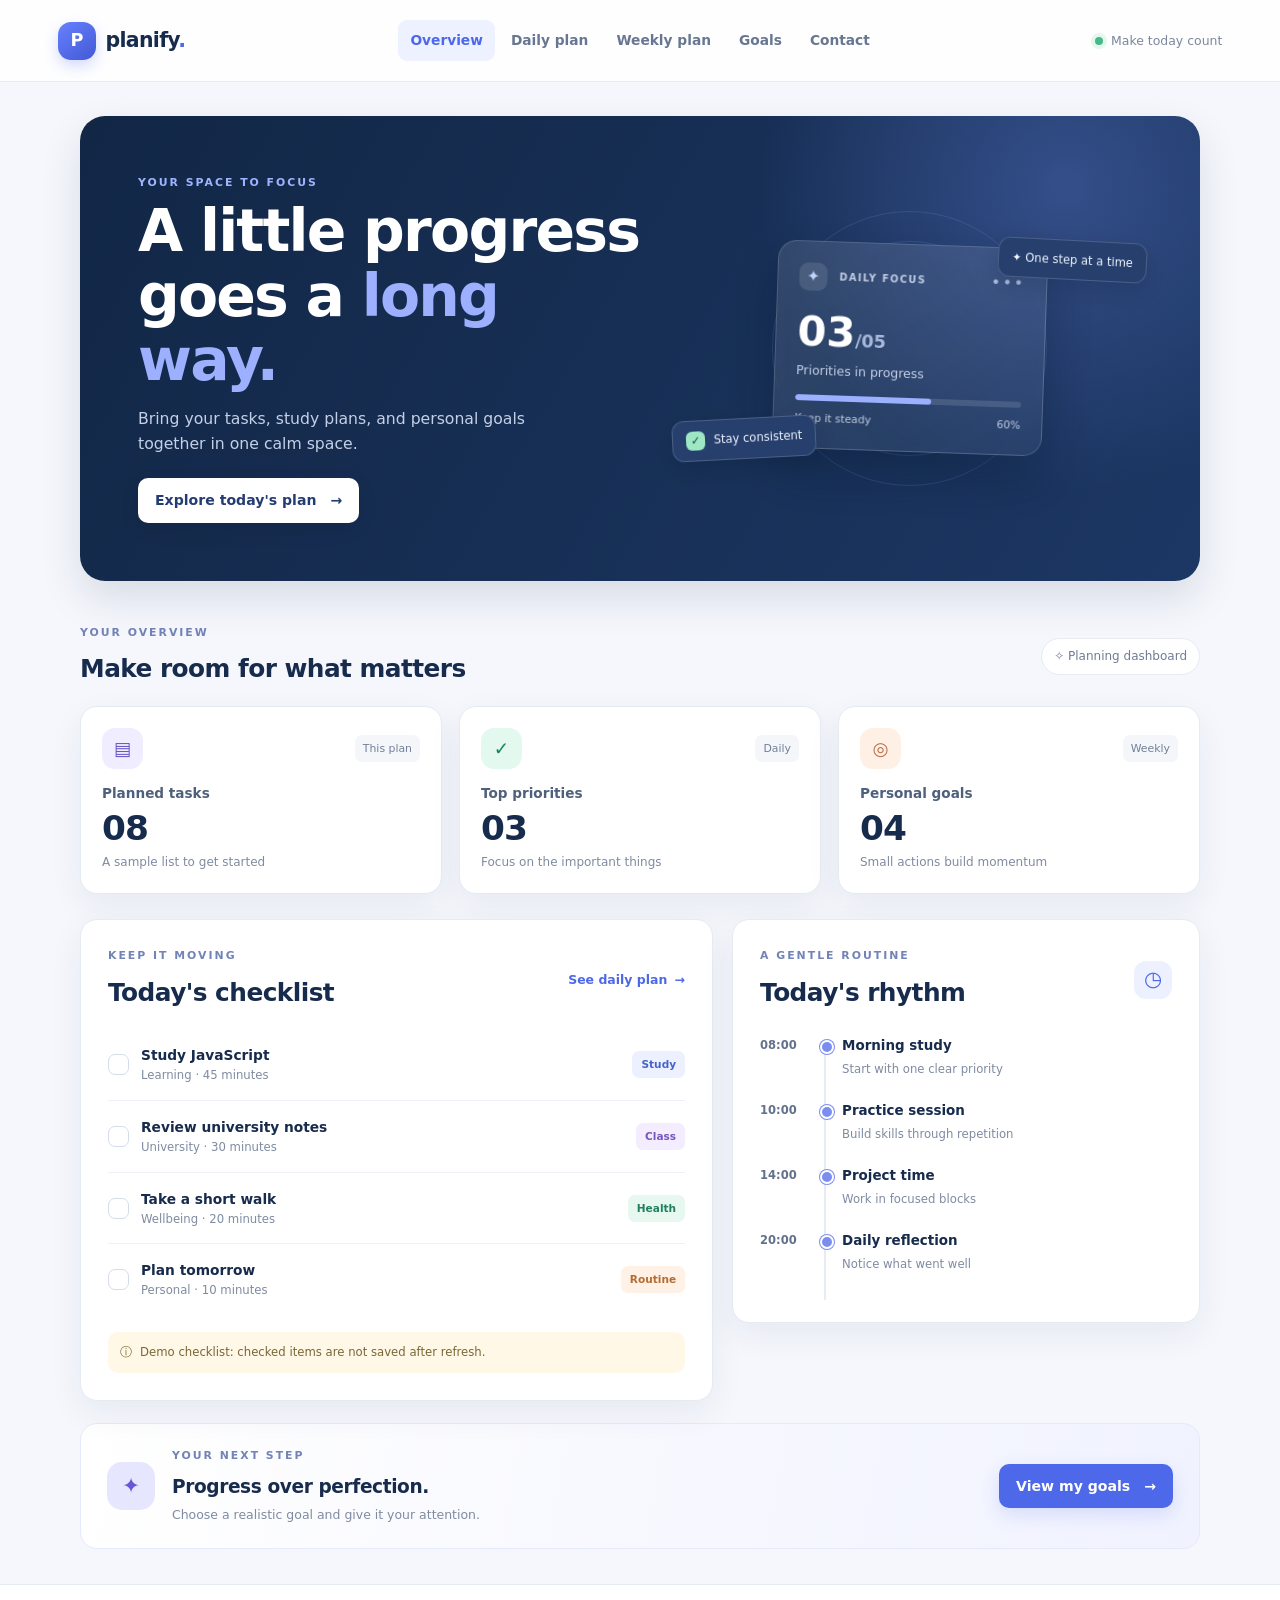
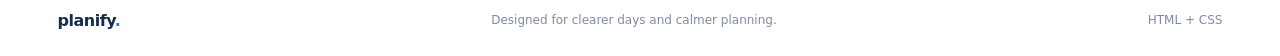
<file: index.html>
<!DOCTYPE html>
<html lang="en">
<head>
  <meta charset="UTF-8">
  <meta name="viewport" content="width=device-width, initial-scale=1.0">
  <meta name="description" content="Planify personal planning dashboard">
  <title>Planify — Dashboard</title>
  <link rel="stylesheet" href="style.css">
</head>
<body>
  <header class="site-header">
    <a class="brand" href="index.html" aria-label="Planify home"><span class="brand-mark">P</span><span>planify<span class="brand-dot">.</span></span></a>
    <nav class="nav" aria-label="Main navigation">
      <a class="nav-link active" aria-current="page" href="index.html">Overview</a>
      <a class="nav-link" href="daily.html">Daily plan</a>
      <a class="nav-link" href="weekly.html">Weekly plan</a>
      <a class="nav-link" href="goals.html">Goals</a>
      <a class="nav-link" href="contact.html">Contact</a>
    </nav>
    <div class="header-note"><span class="status-dot"></span> Make today count</div>
  </header>

  <main class="page-shell">
    <section class="hero">
      <div class="hero-copy">
        <p class="eyebrow eyebrow-light">YOUR SPACE TO FOCUS</p>
        <h1>A little progress<br>goes a <span>long way.</span></h1>
        <p class="hero-text">Bring your tasks, study plans, and personal goals together in one calm space.</p>
        <a class="button button-light" href="daily.html">Explore today's plan <span aria-hidden="true">→</span></a>
      </div>
      <div class="hero-art" aria-hidden="true">
        <div class="orbit orbit-one"></div><div class="orbit orbit-two"></div>
        <div class="focus-card">
          <div class="focus-card-top"><span class="mini-icon">✦</span><span class="tiny-label">DAILY FOCUS</span><span class="focus-dots">•••</span></div>
          <div class="focus-number">03<span>/05</span></div>
          <p>Priorities in progress</p>
          <div class="progress-track"><span style="width:60%"></span></div>
          <div class="focus-foot"><span>Keep it steady</span><span>60%</span></div>
        </div>
        <div class="floating-chip chip-top">✦ One step at a time</div>
        <div class="floating-chip chip-bottom"><span class="chip-check">✓</span> Stay consistent</div>
      </div>
    </section>

    <section class="section-block">
      <div class="section-heading">
        <div><p class="eyebrow">YOUR OVERVIEW</p><h2>Make room for what matters</h2></div>
        <span class="date-pill">✧ Planning dashboard</span>
      </div>
      <div class="stats-grid">
        <article class="stat-card"><div class="stat-top"><span class="stat-icon icon-lilac">▤</span><span class="stat-change">This plan</span></div><p class="stat-label">Planned tasks</p><div class="stat-value">08</div><p class="stat-caption">A sample list to get started</p></article>
        <article class="stat-card"><div class="stat-top"><span class="stat-icon icon-mint">✓</span><span class="stat-change">Daily</span></div><p class="stat-label">Top priorities</p><div class="stat-value">03</div><p class="stat-caption">Focus on the important things</p></article>
        <article class="stat-card"><div class="stat-top"><span class="stat-icon icon-peach">◎</span><span class="stat-change">Weekly</span></div><p class="stat-label">Personal goals</p><div class="stat-value">04</div><p class="stat-caption">Small actions build momentum</p></article>
      </div>
    </section>

    <section class="dashboard-grid">
      <article class="surface task-panel">
        <div class="panel-heading"><div><p class="eyebrow">KEEP IT MOVING</p><h2>Today's checklist</h2></div><a class="inline-link" href="daily.html">See daily plan <span>→</span></a></div>
        <ul class="checklist">
          <li><label class="check-row"><input type="checkbox"><span class="custom-check"></span><span class="task-copy"><strong>Study JavaScript</strong><small>Learning · 45 minutes</small></span></label><span class="category cat-blue">Study</span></li>
          <li><label class="check-row"><input type="checkbox"><span class="custom-check"></span><span class="task-copy"><strong>Review university notes</strong><small>University · 30 minutes</small></span></label><span class="category cat-purple">Class</span></li>
          <li><label class="check-row"><input type="checkbox"><span class="custom-check"></span><span class="task-copy"><strong>Take a short walk</strong><small>Wellbeing · 20 minutes</small></span></label><span class="category cat-green">Health</span></li>
          <li><label class="check-row"><input type="checkbox"><span class="custom-check"></span><span class="task-copy"><strong>Plan tomorrow</strong><small>Personal · 10 minutes</small></span></label><span class="category cat-orange">Routine</span></li>
        </ul>
        <p class="static-note"><span>ⓘ</span> Demo checklist: checked items are not saved after refresh.</p>
      </article>

      <article class="surface schedule-panel">
        <div class="panel-heading"><div><p class="eyebrow">A GENTLE ROUTINE</p><h2>Today's rhythm</h2></div><span class="round-icon">◷</span></div>
        <div class="schedule-list">
          <div class="schedule-item"><span class="schedule-time">08:00</span><span class="schedule-line"></span><div><strong>Morning study</strong><p>Start with one clear priority</p></div></div>
          <div class="schedule-item"><span class="schedule-time">10:00</span><span class="schedule-line"></span><div><strong>Practice session</strong><p>Build skills through repetition</p></div></div>
          <div class="schedule-item"><span class="schedule-time">14:00</span><span class="schedule-line"></span><div><strong>Project time</strong><p>Work in focused blocks</p></div></div>
          <div class="schedule-item"><span class="schedule-time">20:00</span><span class="schedule-line"></span><div><strong>Daily reflection</strong><p>Notice what went well</p></div></div>
        </div>
      </article>
    </section>

    <section class="bottom-banner"><div class="banner-symbol">✦</div><div><p class="eyebrow">YOUR NEXT STEP</p><h2>Progress over perfection.</h2><p>Choose a realistic goal and give it your attention.</p></div><a class="button button-primary" href="goals.html">View my goals <span>→</span></a></section>
  </main>
  <footer class="site-footer"><a class="footer-brand" href="index.html">planify<span class="brand-dot">.</span></a><p>Designed for clearer days and calmer planning.</p><span>HTML + CSS</span></footer>
</body>
</html>
</file>
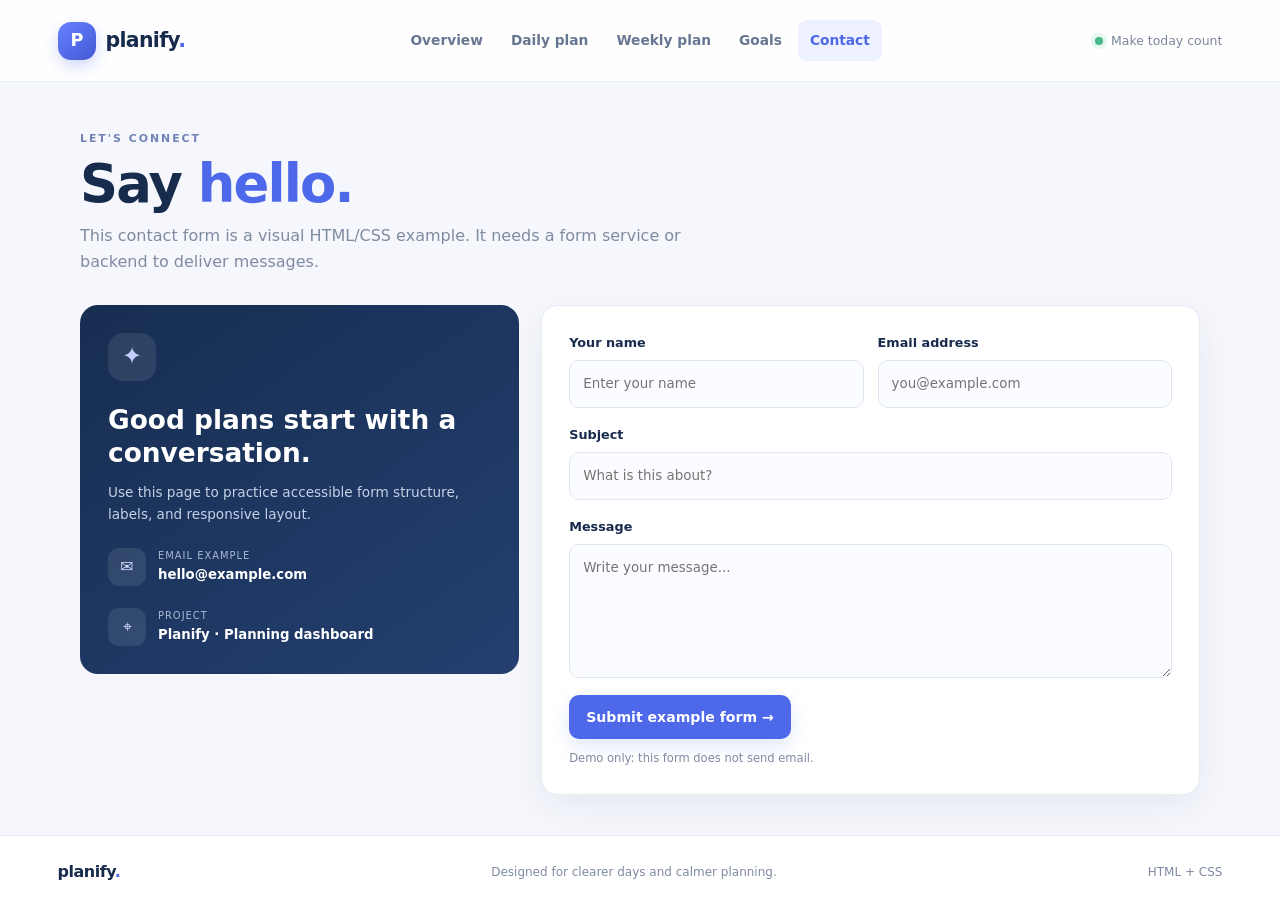
<file: contact.html>
<!DOCTYPE html>
<html lang="en"><head><meta charset="UTF-8"><meta name="viewport" content="width=device-width, initial-scale=1.0"><meta name="description" content="Contact Planify"><title>Contact — Planify</title><link rel="stylesheet" href="style.css"></head>
<body><header class="site-header"><a class="brand" href="index.html"><span class="brand-mark">P</span><span>planify<span class="brand-dot">.</span></span></a><nav class="nav" aria-label="Main navigation"><a class="nav-link" href="index.html">Overview</a><a class="nav-link" href="daily.html">Daily plan</a><a class="nav-link" href="weekly.html">Weekly plan</a><a class="nav-link" href="goals.html">Goals</a><a class="nav-link active" aria-current="page" href="contact.html">Contact</a></nav><div class="header-note"><span class="status-dot"></span> Make today count</div></header>
<main class="page-shell inner-page"><section class="page-intro"><p class="eyebrow">LET'S CONNECT</p><h1>Say <span>hello.</span></h1><p>This contact form is a visual HTML/CSS example. It needs a form service or backend to deliver messages.</p></section>
<section class="contact-layout"><div class="contact-info"><span class="big-spark">✦</span><h2>Good plans start with a conversation.</h2><p>Use this page to practice accessible form structure, labels, and responsive layout.</p><div class="contact-detail"><span class="detail-icon">✉</span><div><small>EMAIL EXAMPLE</small><strong>hello@example.com</strong></div></div><div class="contact-detail"><span class="detail-icon">⌖</span><div><small>PROJECT</small><strong>Planify · Planning dashboard</strong></div></div></div>
<form class="surface contact-form" action="#" method="get"><div class="form-row"><div class="field"><label for="name">Your name</label><input id="name" name="name" type="text" placeholder="Enter your name" required></div><div class="field"><label for="email">Email address</label><input id="email" name="email" type="email" placeholder="you@example.com" required></div></div><div class="field"><label for="subject">Subject</label><input id="subject" name="subject" type="text" placeholder="What is this about?" required></div><div class="field"><label for="message">Message</label><textarea id="message" name="message" rows="5" placeholder="Write your message..." required></textarea></div><button class="button button-primary" type="submit">Submit example form →</button><p class="form-note">Demo only: this form does not send email.</p></form></section></main>
<footer class="site-footer"><a class="footer-brand" href="index.html">planify<span class="brand-dot">.</span></a><p>Designed for clearer days and calmer planning.</p><span>HTML + CSS</span></footer></body></html>
</file>
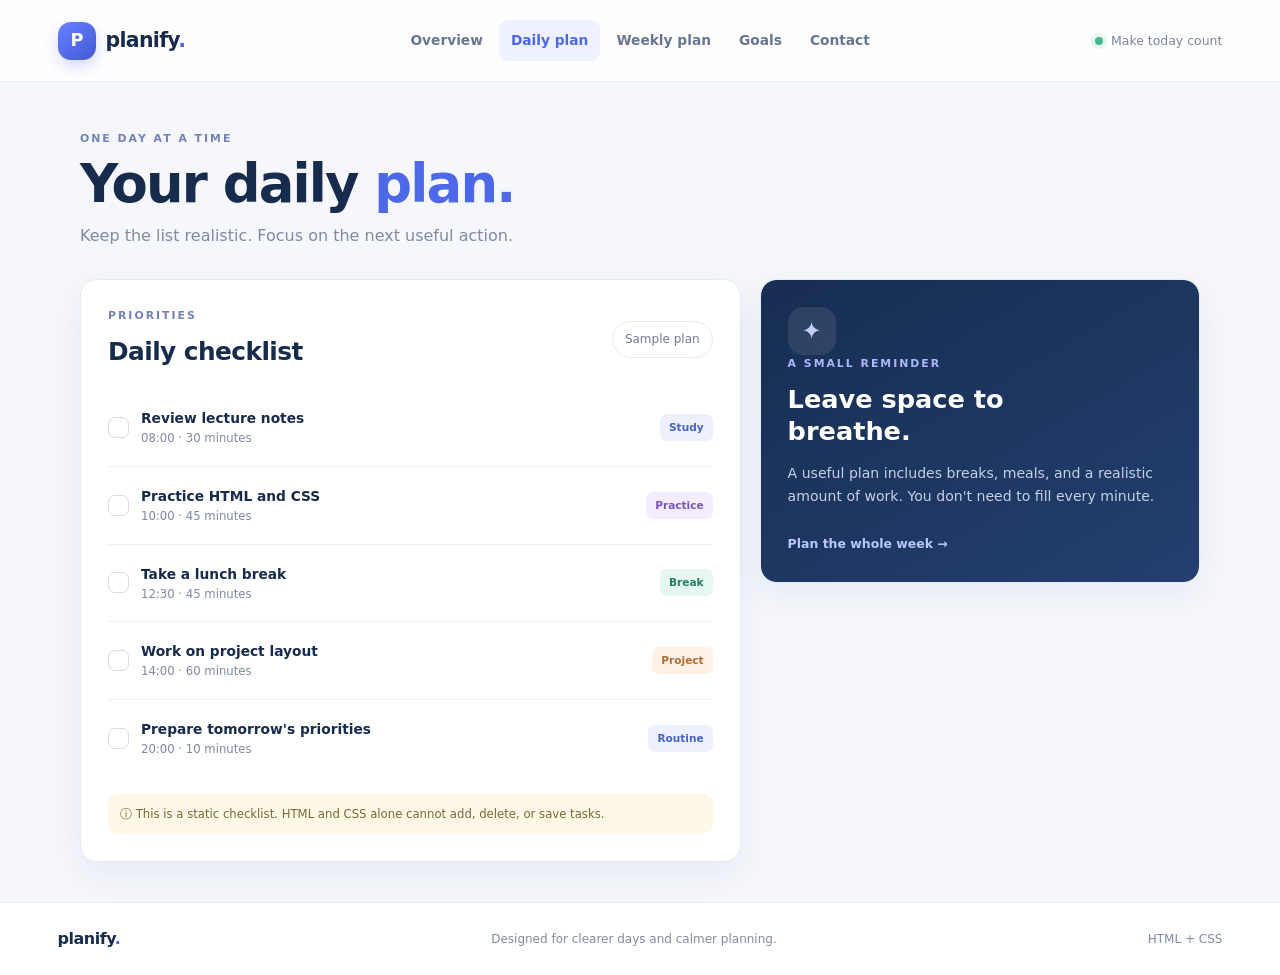
<file: daily.html>
<!DOCTYPE html>
<html lang="en"><head><meta charset="UTF-8"><meta name="viewport" content="width=device-width, initial-scale=1.0"><meta name="description" content="Planify daily plan"><title>Daily Plan — Planify</title><link rel="stylesheet" href="style.css"></head>
<body><header class="site-header"><a class="brand" href="index.html"><span class="brand-mark">P</span><span>planify<span class="brand-dot">.</span></span></a><nav class="nav" aria-label="Main navigation"><a class="nav-link" href="index.html">Overview</a><a class="nav-link active" aria-current="page" href="daily.html">Daily plan</a><a class="nav-link" href="weekly.html">Weekly plan</a><a class="nav-link" href="goals.html">Goals</a><a class="nav-link" href="contact.html">Contact</a></nav><div class="header-note"><span class="status-dot"></span> Make today count</div></header>
<main class="page-shell inner-page"><section class="page-intro"><p class="eyebrow">ONE DAY AT A TIME</p><h1>Your daily <span>plan.</span></h1><p>Keep the list realistic. Focus on the next useful action.</p></section>
<div class="dashboard-grid inner-grid"><article class="surface"><div class="panel-heading"><div><p class="eyebrow">PRIORITIES</p><h2>Daily checklist</h2></div><span class="date-pill">Sample plan</span></div><ul class="checklist roomy"><li><label class="check-row"><input type="checkbox"><span class="custom-check"></span><span class="task-copy"><strong>Review lecture notes</strong><small>08:00 · 30 minutes</small></span></label><span class="category cat-blue">Study</span></li><li><label class="check-row"><input type="checkbox"><span class="custom-check"></span><span class="task-copy"><strong>Practice HTML and CSS</strong><small>10:00 · 45 minutes</small></span></label><span class="category cat-purple">Practice</span></li><li><label class="check-row"><input type="checkbox"><span class="custom-check"></span><span class="task-copy"><strong>Take a lunch break</strong><small>12:30 · 45 minutes</small></span></label><span class="category cat-green">Break</span></li><li><label class="check-row"><input type="checkbox"><span class="custom-check"></span><span class="task-copy"><strong>Work on project layout</strong><small>14:00 · 60 minutes</small></span></label><span class="category cat-orange">Project</span></li><li><label class="check-row"><input type="checkbox"><span class="custom-check"></span><span class="task-copy"><strong>Prepare tomorrow's priorities</strong><small>20:00 · 10 minutes</small></span></label><span class="category cat-blue">Routine</span></li></ul><p class="static-note">ⓘ This is a static checklist. HTML and CSS alone cannot add, delete, or save tasks.</p></article>
<aside class="surface side-tip"><span class="big-spark">✦</span><p class="eyebrow">A SMALL REMINDER</p><h2>Leave space to breathe.</h2><p>A useful plan includes breaks, meals, and a realistic amount of work. You don't need to fill every minute.</p><a class="text-button" href="weekly.html">Plan the whole week →</a></aside></div></main>
<footer class="site-footer"><a class="footer-brand" href="index.html">planify<span class="brand-dot">.</span></a><p>Designed for clearer days and calmer planning.</p><span>HTML + CSS</span></footer></body></html>
</file>
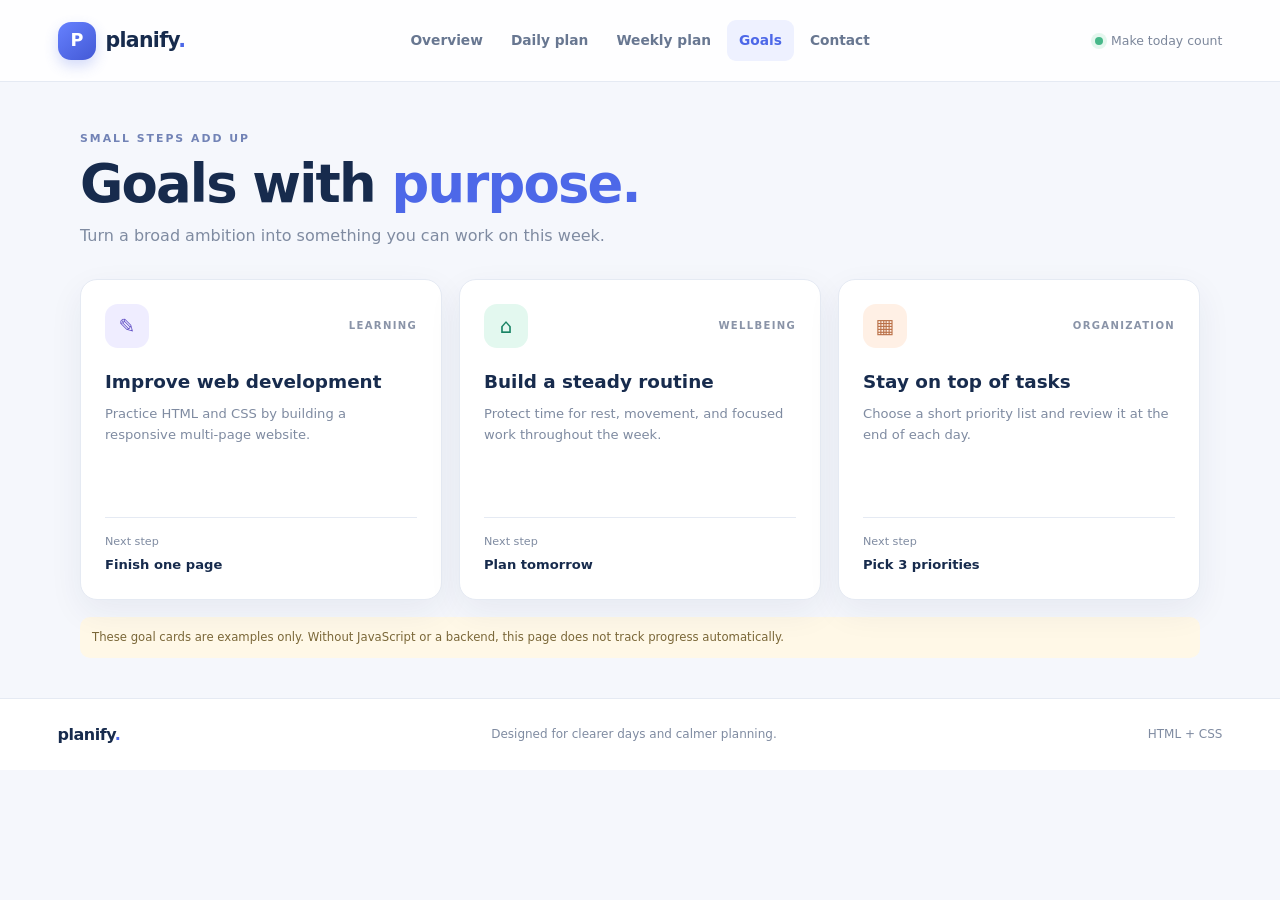
<file: goals.html>
<!DOCTYPE html>
<html lang="en"><head><meta charset="UTF-8"><meta name="viewport" content="width=device-width, initial-scale=1.0"><meta name="description" content="Planify personal goals"><title>Goals — Planify</title><link rel="stylesheet" href="style.css"></head>
<body><header class="site-header"><a class="brand" href="index.html"><span class="brand-mark">P</span><span>planify<span class="brand-dot">.</span></span></a><nav class="nav" aria-label="Main navigation"><a class="nav-link" href="index.html">Overview</a><a class="nav-link" href="daily.html">Daily plan</a><a class="nav-link" href="weekly.html">Weekly plan</a><a class="nav-link active" aria-current="page" href="goals.html">Goals</a><a class="nav-link" href="contact.html">Contact</a></nav><div class="header-note"><span class="status-dot"></span> Make today count</div></header>
<main class="page-shell inner-page"><section class="page-intro"><p class="eyebrow">SMALL STEPS ADD UP</p><h1>Goals with <span>purpose.</span></h1><p>Turn a broad ambition into something you can work on this week.</p></section>
<section class="goal-grid"><article class="goal-card"><div class="goal-card-head"><span class="goal-icon icon-lilac">✎</span><span class="goal-type">LEARNING</span></div><h2>Improve web development</h2><p>Practice HTML and CSS by building a responsive multi-page website.</p><div class="goal-footer"><span>Next step</span><strong>Finish one page</strong></div></article><article class="goal-card"><div class="goal-card-head"><span class="goal-icon icon-mint">⌂</span><span class="goal-type">WELLBEING</span></div><h2>Build a steady routine</h2><p>Protect time for rest, movement, and focused work throughout the week.</p><div class="goal-footer"><span>Next step</span><strong>Plan tomorrow</strong></div></article><article class="goal-card"><div class="goal-card-head"><span class="goal-icon icon-peach">▦</span><span class="goal-type">ORGANIZATION</span></div><h2>Stay on top of tasks</h2><p>Choose a short priority list and review it at the end of each day.</p><div class="goal-footer"><span>Next step</span><strong>Pick 3 priorities</strong></div></article></section>
<p class="static-note">These goal cards are examples only. Without JavaScript or a backend, this page does not track progress automatically.</p></main>
<footer class="site-footer"><a class="footer-brand" href="index.html">planify<span class="brand-dot">.</span></a><p>Designed for clearer days and calmer planning.</p><span>HTML + CSS</span></footer></body></html>
</file>
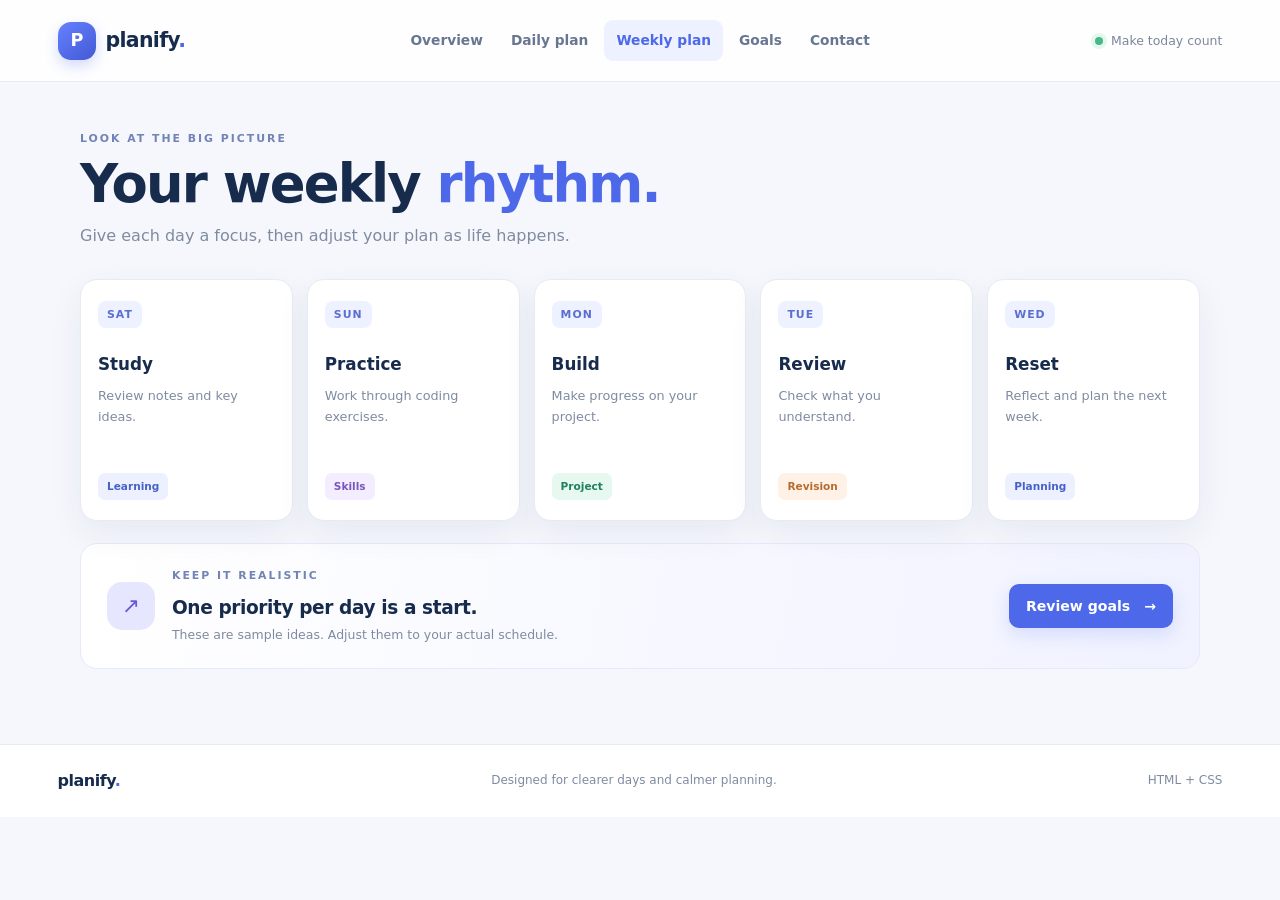
<file: weekly.html>
<!DOCTYPE html>
<html lang="en"><head><meta charset="UTF-8"><meta name="viewport" content="width=device-width, initial-scale=1.0"><meta name="description" content="Planify weekly plan"><title>Weekly Plan — Planify</title><link rel="stylesheet" href="style.css"></head>
<body><header class="site-header"><a class="brand" href="index.html"><span class="brand-mark">P</span><span>planify<span class="brand-dot">.</span></span></a><nav class="nav" aria-label="Main navigation"><a class="nav-link" href="index.html">Overview</a><a class="nav-link" href="daily.html">Daily plan</a><a class="nav-link active" aria-current="page" href="weekly.html">Weekly plan</a><a class="nav-link" href="goals.html">Goals</a><a class="nav-link" href="contact.html">Contact</a></nav><div class="header-note"><span class="status-dot"></span> Make today count</div></header>
<main class="page-shell inner-page"><section class="page-intro"><p class="eyebrow">LOOK AT THE BIG PICTURE</p><h1>Your weekly <span>rhythm.</span></h1><p>Give each day a focus, then adjust your plan as life happens.</p></section>
<section class="week-grid"><article class="week-card"><span class="day-label">SAT</span><h2>Study</h2><p>Review notes and key ideas.</p><span class="week-mark mark-blue">Learning</span></article><article class="week-card"><span class="day-label">SUN</span><h2>Practice</h2><p>Work through coding exercises.</p><span class="week-mark mark-purple">Skills</span></article><article class="week-card"><span class="day-label">MON</span><h2>Build</h2><p>Make progress on your project.</p><span class="week-mark mark-green">Project</span></article><article class="week-card"><span class="day-label">TUE</span><h2>Review</h2><p>Check what you understand.</p><span class="week-mark mark-orange">Revision</span></article><article class="week-card"><span class="day-label">WED</span><h2>Reset</h2><p>Reflect and plan the next week.</p><span class="week-mark mark-blue">Planning</span></article></section>
<section class="bottom-banner"><div class="banner-symbol">↗</div><div><p class="eyebrow">KEEP IT REALISTIC</p><h2>One priority per day is a start.</h2><p>These are sample ideas. Adjust them to your actual schedule.</p></div><a class="button button-primary" href="goals.html">Review goals <span>→</span></a></section></main>
<footer class="site-footer"><a class="footer-brand" href="index.html">planify<span class="brand-dot">.</span></a><p>Designed for clearer days and calmer planning.</p><span>HTML + CSS</span></footer></body></html>
</file>
<file: style.css>
:root {
  --ink: #172b4d;
  --ink-soft: #4e607c;
  --muted: #7f8ba1;
  --primary: #4d68e8;
  --primary-dark: #344fc9;
  --paper: #f5f7fc;
  --surface: #ffffff;
  --line: #e5eaf3;
  --navy: #132747;
  --shadow: 0 12px 34px rgba(28, 48, 89, .065);
}
* { box-sizing: border-box; }
html { scroll-behavior: smooth; }
body { margin: 0; color: var(--ink); background: var(--paper); font-family: Inter, ui-sans-serif, system-ui, -apple-system, BlinkMacSystemFont, "Segoe UI", sans-serif; line-height: 1.6; }
a { color: inherit; text-decoration: none; }
button, input, textarea { font: inherit; }
a:focus-visible, input:focus-visible, textarea:focus-visible, button:focus-visible { outline: 3px solid #93a5ff; outline-offset: 3px; }
.site-header { display: flex; align-items: center; gap: 28px; justify-content: space-between; min-height: 82px; padding: 14px max(4.5%, calc((100% - 1240px)/2)); background: rgba(255,255,255,.94); border-bottom: 1px solid var(--line); }
.brand { display: inline-flex; align-items: center; gap: 10px; font-size: 1.28rem; font-weight: 850; letter-spacing: -.7px; white-space: nowrap; }
.brand-mark { display: grid; width: 38px; height: 38px; place-items: center; color: white; border-radius: 13px; background: linear-gradient(140deg, #6681ff, #4359d5); box-shadow: 0 6px 14px #4d68e83d; font-size: 1.1rem; }
.brand-dot { color: var(--primary); }
.nav { display: flex; flex-wrap: wrap; align-items: center; justify-content: center; gap: 4px; }
.nav-link { padding: 9px 12px; border-radius: 9px; color: #687791; font-size: .86rem; font-weight: 650; transition: background .2s, color .2s; }
.nav-link:hover, .nav-link.active { color: var(--primary); background: #eef1ff; }
.header-note { display: flex; align-items: center; gap: 8px; color: #7c879b; font-size: .78rem; white-space: nowrap; }
.status-dot { width: 8px; height: 8px; border-radius: 50%; background: #47b88a; box-shadow: 0 0 0 4px #e4f7ee; }
.page-shell { width: min(1120px, 91%); margin: 0 auto; }
.hero { display: grid; grid-template-columns: minmax(0, 1.05fr) minmax(300px, .95fr); gap: 26px; align-items: center; overflow: hidden; position: relative; min-height: 350px; margin: 34px 0 43px; padding: clamp(30px, 5vw, 58px); border-radius: 25px; color: white; background: radial-gradient(circle at 88% 15%, #344f8a 0, transparent 29%), linear-gradient(120deg, #122746 0%, #1c3764 100%); box-shadow: 0 18px 40px #142a4b20; }
.hero-copy { position: relative; z-index: 2; }
.eyebrow { margin: 0 0 8px; color: #7283b6; font-size: .68rem; font-weight: 850; letter-spacing: 2px; }
.eyebrow-light { color: #9eb4ff; }
.hero h1, .page-intro h1 { margin: 8px 0 14px; font-size: clamp(2.25rem, 5vw, 3.65rem); line-height: 1.1; letter-spacing: -1.8px; }
.hero h1 span, .page-intro h1 span { color: #9db0ff; }
.hero-text { max-width: 430px; margin: 0 0 22px; color: #c4d0e7; font-size: .98rem; }
.button { display: inline-flex; align-items: center; justify-content: center; gap: 14px; min-height: 44px; padding: 11px 17px; border: 0; border-radius: 10px; font-weight: 750; font-size: .88rem; cursor: pointer; transition: transform .2s, box-shadow .2s, background .2s; }
.button:hover { transform: translateY(-2px); }
.button-light { color: #243b73; background: #fff; box-shadow: 0 6px 20px #00000016; }
.button-primary { color: #fff; background: var(--primary); box-shadow: 0 7px 18px #4d68e82b; }
.button-primary:hover { background: var(--primary-dark); }
.hero-art { position: relative; display: grid; min-height: 245px; place-items: center; }
.orbit { position: absolute; border: 1px solid #8198d533; border-radius: 50%; }
.orbit-one { width: 275px; height: 275px; }
.orbit-two { width: 215px; height: 215px; }
.focus-card { position: relative; z-index: 1; width: min(270px, 90%); padding: 21px; border: 1px solid #ffffff2b; border-radius: 19px; background: linear-gradient(145deg, #ffffff1c, #ffffff0b); box-shadow: 0 22px 50px #07162d50; backdrop-filter: blur(8px); transform: rotate(2deg); }
.focus-card-top, .focus-foot, .stat-top, .panel-heading, .section-heading, .goal-card-head { display: flex; align-items: center; justify-content: space-between; gap: 12px; }
.mini-icon { display: grid; width: 28px; height: 28px; place-items: center; border-radius: 9px; background: #ffffff1c; color: #c5d1ff; }
.tiny-label { margin-right: auto; color: #c2cde3; font-size: .61rem; font-weight: 800; letter-spacing: 1.4px; }
.focus-dots { color: #aebfe2; letter-spacing: 2px; }
.focus-number { margin-top: 18px; font-size: 2.6rem; font-weight: 800; line-height: 1.1; }
.focus-number span { color: #a6b8dc; font-size: 1.1rem; }
.focus-card p { margin: 6px 0 14px; color: #c4d0e7; font-size: .78rem; }
.progress-track { height: 6px; overflow: hidden; border-radius: 99px; background: #ffffff20; }
.progress-track span { display: block; height: 100%; border-radius: inherit; background: #9bb0ff; }
.focus-foot { margin-top: 9px; color: #c1cde2; font-size: .67rem; }
.floating-chip { position: absolute; z-index: 2; padding: 10px 13px; border: 1px solid #ffffff2b; border-radius: 12px; background: #263f6d; color: #f0f4ff; font-size: .72rem; box-shadow: 0 9px 25px #07162d30; }
.chip-top { top: 14px; right: -5px; transform: rotate(3deg); }
.chip-bottom { bottom: 12px; left: -5px; transform: rotate(-3deg); }
.chip-check { display: inline-grid; width: 19px; height: 19px; margin-right: 5px; place-items: center; border-radius: 6px; color: #174e3a; background: #9de7c4; }
.section-block { margin-bottom: 25px; }
.section-heading { margin-bottom: 17px; }
.section-heading h2, .panel-heading h2 { margin: 0; font-size: clamp(1.25rem, 2.5vw, 1.55rem); letter-spacing: -.55px; }
.date-pill { display: inline-flex; align-items: center; padding: 8px 12px; border: 1px solid var(--line); border-radius: 99px; color: #6f7c94; background: #fff; font-size: .75rem; white-space: nowrap; }
.stats-grid { display: grid; grid-template-columns: repeat(3, minmax(0, 1fr)); gap: 17px; }
.stat-card, .surface, .week-card, .goal-card { min-width: 0; border: 1px solid var(--line); border-radius: 17px; background: var(--surface); box-shadow: var(--shadow); }
.stat-card { padding: 21px; }
.stat-icon { display: grid; width: 41px; height: 41px; place-items: center; border-radius: 13px; font-size: 1.15rem; font-weight: 800; }
.icon-lilac { color: #6655c7; background: #efedff; }
.icon-mint { color: #188363; background: #e3f8ef; }
.icon-peach { color: #ba7048; background: #fff0e5; }
.stat-change { padding: 5px 8px; border-radius: 7px; color: #71809a; background: #f4f6fa; font-size: .68rem; }
.stat-label { margin: 14px 0 0; color: var(--ink-soft); font-size: .85rem; font-weight: 650; }
.stat-value { margin-top: 0; font-size: 2.15rem; font-weight: 800; letter-spacing: -1px; line-height: 1.35; }
.stat-caption { margin: 2px 0 0; color: var(--muted); font-size: .75rem; }
.dashboard-grid { display: grid; grid-template-columns: minmax(0, 1.15fr) minmax(300px, .85fr); align-items: start; gap: 19px; }
.surface { padding: clamp(20px, 3vw, 27px); }
.panel-heading { margin-bottom: 17px; }
.inline-link, .text-button { color: var(--primary); font-size: .78rem; font-weight: 750; white-space: nowrap; }
.inline-link span { padding-left: 3px; }
.checklist { margin: 0; padding: 0; list-style: none; }
.checklist li { display: flex; align-items: center; justify-content: space-between; gap: 10px; padding: 15px 0; border-bottom: 1px solid #edf0f6; }
.checklist li:last-child { border-bottom: 0; }
.check-row { display: flex; align-items: center; min-width: 0; gap: 12px; cursor: pointer; }
.check-row input { position: absolute; width: 1px; height: 1px; opacity: 0; }
.custom-check { display: grid; width: 21px; height: 21px; flex: 0 0 21px; place-items: center; border: 1.5px solid #d4dceb; border-radius: 7px; color: transparent; background: #fff; transition: .15s; }
.check-row input:checked + .custom-check { border-color: var(--primary); color: white; background: var(--primary); }
.check-row input:checked + .custom-check::after { content: "✓"; font-size: .8rem; font-weight: 800; }
.check-row input:focus-visible + .custom-check { outline: 3px solid #93a5ff; outline-offset: 3px; }
.task-copy { display: grid; min-width: 0; }
.task-copy strong { overflow-wrap: anywhere; font-size: .86rem; font-weight: 700; }
.task-copy small { color: var(--muted); font-size: .73rem; }
.check-row input:checked ~ .task-copy strong { color: #98a1b2; text-decoration: line-through; }
.category, .week-mark { padding: 5px 9px; border-radius: 7px; font-size: .66rem; font-weight: 750; white-space: nowrap; }
.cat-blue, .mark-blue { color: #4662c9; background: #edf1ff; }
.cat-purple, .mark-purple { color: #7856bd; background: #f3edff; }
.cat-green, .mark-green { color: #21815e; background: #e6f8ef; }
.cat-orange, .mark-orange { color: #b66c31; background: #fff1e5; }
.static-note { display: flex; align-items: flex-start; gap: 8px; margin: 17px 0 0; padding: 11px 12px; border-radius: 10px; color: #7a6738; background: #fff8e7; font-size: .73rem; }
.round-icon { display: grid; width: 38px; height: 38px; place-items: center; border-radius: 12px; color: var(--primary); background: #edf1ff; font-size: 1.3rem; }
.schedule-list { margin-top: 23px; }
.schedule-item { display: grid; grid-template-columns: 48px 12px minmax(0, 1fr); gap: 11px; min-height: 65px; }
.schedule-time { padding-top: 1px; color: #63728c; font-size: .72rem; font-weight: 750; }
.schedule-line { position: relative; width: 2px; height: 100%; margin: 5px auto 0; background: #e7ebf4; }
.schedule-line::before { position: absolute; top: 0; left: -4px; width: 10px; height: 10px; border: 2px solid #fff; border-radius: 50%; background: #7c8df0; box-shadow: 0 0 0 1px #7c8df0; content: ""; }
.schedule-item strong { display: block; font-size: .84rem; }
.schedule-item p { margin: 3px 0 14px; color: var(--muted); font-size: .73rem; }
.bottom-banner { display: flex; align-items: center; gap: 17px; margin: 22px 0 35px; padding: 23px 26px; border: 1px solid #e6e9fb; border-radius: 17px; background: linear-gradient(100deg, #fff, #f0f2ff); }
.banner-symbol { display: grid; width: 48px; height: 48px; flex: 0 0 48px; place-items: center; border-radius: 15px; color: #6557d9; background: #e7e6ff; font-size: 1.35rem; }
.bottom-banner > div:nth-child(2) { flex: 1; }
.bottom-banner h2 { margin: 0; font-size: 1.16rem; letter-spacing: -.4px; }
.bottom-banner p:not(.eyebrow) { margin: 3px 0 0; color: var(--muted); font-size: .78rem; }
.site-footer { display: flex; flex-wrap: wrap; align-items: center; justify-content: space-between; gap: 12px 22px; padding: 23px max(4.5%, calc((100% - 1240px)/2)); border-top: 1px solid var(--line); background: #fff; }
.footer-brand { font-weight: 850; letter-spacing: -.5px; }
.site-footer p, .site-footer > span { margin: 0; color: var(--muted); font-size: .75rem; }
.inner-page { min-height: 65vh; padding-top: 48px; padding-bottom: 40px; }
.page-intro { margin: 0 0 30px; }
.page-intro h1 { margin-bottom: 10px; font-size: clamp(2.1rem, 5vw, 3.3rem); }
.page-intro h1 span { color: var(--primary); }
.page-intro > p:last-child { max-width: 620px; margin: 0; color: var(--muted); }
.inner-grid { grid-template-columns: minmax(0, 1.2fr) minmax(250px, .8fr); }
.roomy li { padding: 18px 0; }
.side-tip { background: linear-gradient(150deg, #172e51, #243f70); color: white; }
.side-tip .eyebrow { color: #aab9ff; }
.side-tip h2 { max-width: 250px; margin: 12px 0; font-size: 1.6rem; line-height: 1.25; }
.side-tip > p:not(.eyebrow) { color: #c5d1e6; font-size: .88rem; }
.big-spark { display: grid; width: 48px; height: 48px; place-items: center; border-radius: 15px; color: #c5ceff; background: #ffffff17; font-size: 1.5rem; }
.text-button { display: inline-block; margin-top: 12px; color: #b9c7ff; white-space: normal; }
.week-grid { display: grid; grid-template-columns: repeat(5, minmax(0, 1fr)); gap: 14px; }
.week-card { padding: 20px 17px; }
.day-label { display: inline-block; margin-bottom: 23px; padding: 5px 9px; border-radius: 8px; color: #5b6fd0; background: #eef1ff; font-size: .68rem; font-weight: 850; letter-spacing: 1px; }
.week-card h2 { margin: 0 0 8px; font-size: 1.05rem; }
.week-card p { min-height: 66px; margin: 0 0 20px; color: var(--muted); font-size: .8rem; }
.week-mark { display: inline-block; white-space: normal; }
.goal-grid { display: grid; grid-template-columns: repeat(3, minmax(0, 1fr)); gap: 17px; }
.goal-card { padding: 24px; }
.goal-icon { display: grid; width: 44px; height: 44px; place-items: center; border-radius: 13px; font-size: 1.25rem; }
.goal-type { color: #8a94a8; font-size: .63rem; font-weight: 850; letter-spacing: 1.3px; }
.goal-card h2 { margin: 22px 0 8px; font-size: 1.15rem; line-height: 1.35; }
.goal-card > p { min-height: 94px; margin: 0; color: var(--muted); font-size: .82rem; }
.goal-footer { display: grid; gap: 3px; margin-top: 20px; padding-top: 15px; border-top: 1px solid var(--line); }
.goal-footer span { color: var(--muted); font-size: .7rem; }
.goal-footer strong { font-size: .82rem; }
.contact-layout { display: grid; grid-template-columns: minmax(0, .8fr) minmax(0, 1.2fr); gap: 22px; align-items: start; }
.contact-info { padding: 28px; border-radius: 18px; color: white; background: linear-gradient(145deg, #172e51, #243f70); }
.contact-info h2 { margin: 22px 0 10px; font-size: 1.65rem; line-height: 1.25; }
.contact-info > p { color: #c5d1e6; font-size: .85rem; }
.contact-detail { display: flex; align-items: center; gap: 12px; margin-top: 22px; }
.detail-icon { display: grid; width: 38px; height: 38px; place-items: center; border-radius: 11px; color: #d5dcff; background: #ffffff18; }
.contact-detail div { display: grid; }
.contact-detail small { color: #aab9d2; font-size: .62rem; letter-spacing: 1px; }
.contact-detail strong { overflow-wrap: anywhere; font-size: .83rem; }
.contact-form { display: grid; gap: 17px; }
.form-row { display: grid; grid-template-columns: repeat(2, minmax(0, 1fr)); gap: 14px; }
.field { display: grid; gap: 7px; }
.field label { font-size: .8rem; font-weight: 750; }
.field input, .field textarea { width: 100%; min-width: 0; padding: 12px 13px; border: 1px solid #dfe5ef; border-radius: 10px; outline: none; color: var(--ink); background: #fbfcff; font-size: .84rem; }
.field input:focus, .field textarea:focus { border-color: #8293f4; box-shadow: 0 0 0 3px #8293f422; }
.field textarea { resize: vertical; }
.contact-form .button { justify-self: start; }
.form-note { margin: -7px 0 0; color: var(--muted); font-size: .72rem; }
@media (max-width: 980px) {
  .site-header { flex-wrap: wrap; gap: 12px 20px; }
  .nav { order: 3; justify-content: flex-start; width: 100%; }
  .header-note { margin-left: auto; }
  .hero { grid-template-columns: minmax(0, 1fr) minmax(230px, .8fr); }
  .week-grid { grid-template-columns: repeat(3, minmax(0, 1fr)); }
}
@media (max-width: 700px) {
  .site-header { padding: 14px 4.5%; }
  .nav { gap: 3px; }
  .nav-link { padding: 8px 9px; font-size: .8rem; }
  .header-note { display: none; }
  .hero { grid-template-columns: minmax(0, 1fr); gap: 10px; margin-top: 22px; padding: 29px 24px 20px; }
  .hero-art { min-height: 245px; }
  .stats-grid { grid-template-columns: repeat(2, minmax(0, 1fr)); }
  .dashboard-grid, .inner-grid, .contact-layout { grid-template-columns: minmax(0, 1fr); }
  .goal-grid { grid-template-columns: repeat(2, minmax(0, 1fr)); }
  .week-grid { grid-template-columns: repeat(2, minmax(0, 1fr)); }
  .bottom-banner { flex-wrap: wrap; padding: 20px; }
  .bottom-banner .button { margin-left: 65px; }
  .goal-card > p { min-height: 0; }
}
@media (max-width: 440px) {
  .page-shell { width: 92%; }
  .brand { font-size: 1.15rem; }
  .brand-mark { width: 34px; height: 34px; }
  .nav { display: grid; grid-template-columns: repeat(3, minmax(0, 1fr)); }
  .nav-link { text-align: center; padding: 8px 4px; font-size: .76rem; }
  .hero { border-radius: 19px; padding: 25px 20px 16px; }
  .hero h1 { font-size: clamp(2.15rem, 10vw, 2.8rem); }
  .hero-art { min-height: 220px; }
  .orbit-one { width: 235px; height: 235px; }
  .orbit-two { width: 185px; height: 185px; }
  .chip-top { right: -3px; top: 7px; }
  .chip-bottom { left: -3px; bottom: 5px; }
  .section-heading { align-items: flex-start; flex-direction: column; }
  .stats-grid, .goal-grid, .week-grid, .form-row { grid-template-columns: minmax(0, 1fr); }
  .stat-card { padding: 18px; }
  .checklist li { align-items: flex-start; }
  .category { max-width: 78px; white-space: normal; text-align: center; }
  .bottom-banner .button { margin-left: 0; }
  .site-footer { align-items: flex-start; flex-direction: column; }
  .inner-page { padding-top: 33px; }
  .week-card p { min-height: 0; }
}
@media (prefers-reduced-motion: reduce) {
  *, *::before, *::after { scroll-behavior: auto !important; transition-duration: .01ms !important; }
}
</file>
